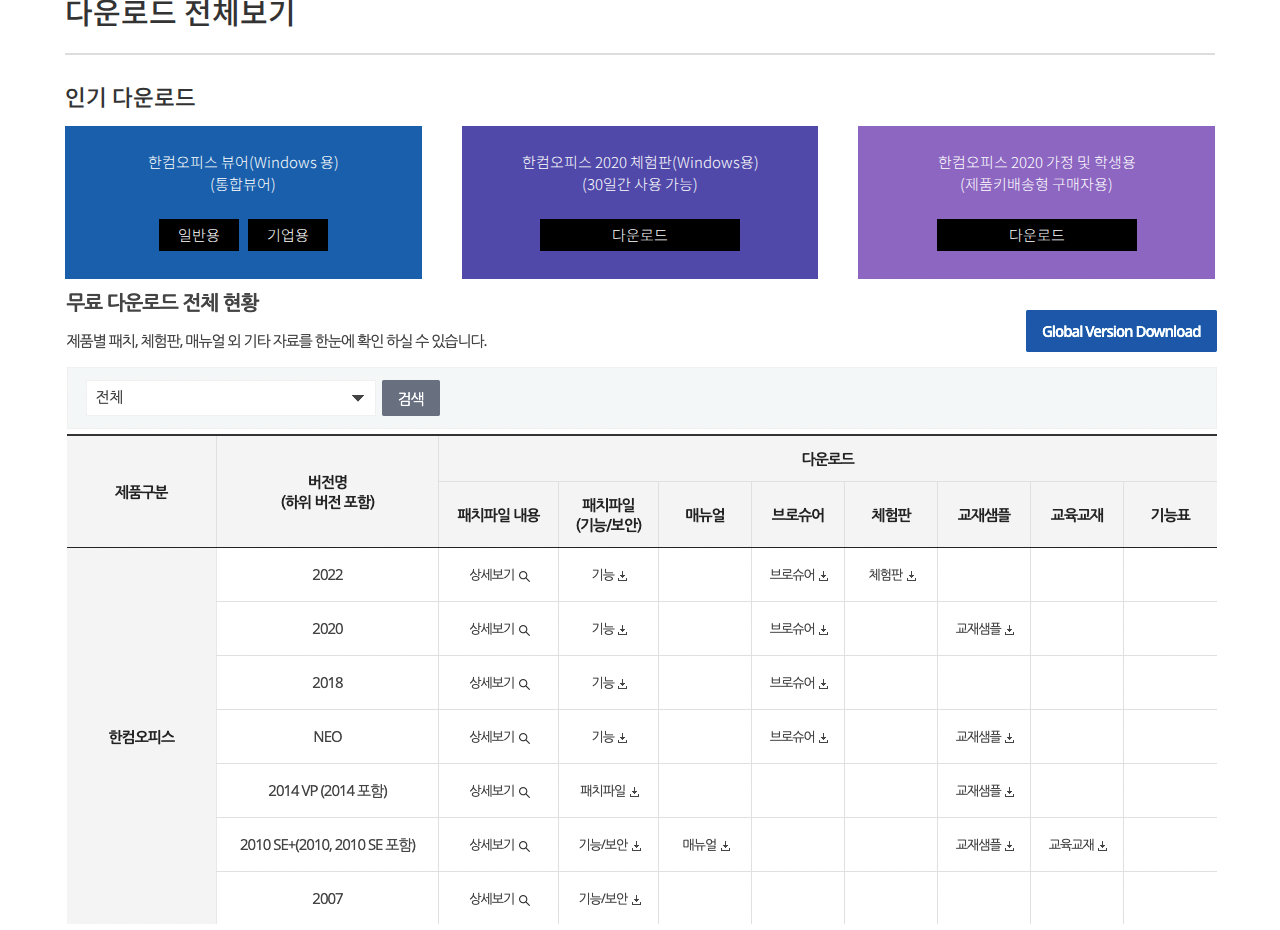
<file: jquery/index.html>
<!DOCTYPE html>
<html lang="en">

<head>
    <meta charset="UTF-8">
    <meta http-equiv="X-UA-Compatible" content="IE=edge">
    <meta name="viewport" content="width=device-width, initial-scale=1.0">
    <title>Drop Down Navigation-Jquery</title>
    <link rel="stylesheet" href="style.css">
    <script src="https://code.jquery.com/jquery-1.12.4.js" integrity="sha256-Qw82+bXyGq6MydymqBxNPYTaUXXq7c8v3CwiYwLLNXU=" crossorigin="anonymous"></script>
</head>

<body>
    <section class="program">
        <div class="inner">
            <h1>다운로드 전체보기</h1>
            <h2>인기 다운로드</h2>
            <div class="items">
                <div class="item">
                    <div class="item-list">
                        <h4>한컴오피스 뷰어(Windows 용)<br>(통합뷰어)</h4>
                        <div class="btns">
                            <a class="btn" href="#">일반용</a>
                            <a class="btn" href="#">기업용</a>
                        </div>
                    </div>
                    <div class="item-desc">
                        <p>
                            한글, 한셀, 한쇼 뿐만 아니라 MS 워드, 파워포인트, 엑셀 문서를 불러올 수 있는 한컴오피스 통합 뷰어입니다.
                        </p>
                        <ul>
                            <li>운영체제: Windows 7/8/10</li>
                            <li>웹브라우저: Internet Explorer 9.0이상</li>
                            <li>CPU: Pentium 4 이상 권장</li>
                            <li>해상도: 최적 1280x1024 최소 1024x768</li>
                        </ul>
                    </div>
                </div>
                <div class="item">
                    <div class="item-list">
                        <h4>한컴오피스 2020 체험판(Windows용)<br>(30일간 사용 가능)</h4>
                        <div class="btns">
                            <a class="btn download" href="#">다운로드</a>
                        </div>
                    </div>
                    <div class="item-desc">
                        <p>한글, 한셀, 한쇼, 한PDF, 개인정보탐색기, 한컴 사전,
                            한컴 타자연습, 한컴 문서찾기, 한OCR로 구성된 체험판입니다.</p>
                        <ul>
                            <li>PC : Windows 7 이상 / 모바일: Android 5.0 이상</li>
                            <li>웹브라우저 Internet Explorer 9이상</li>
                            <li>Intel Core 2 Duo 또는 동급 프로세서</li>
                            <li>RAM 2GB 이상권장</li>
                        </ul>
                    </div>
                </div>
                <div class="item">
                    <div class="item-list">
                        <h4>한컴오피스 2020 가정 및 학생용<br>(제품키배송형 구매자용)</h4>
                        <div class="btns">
                            <a class="btn download" href="#">다운로드</a>
                        </div>
                    </div>
                    <div class="item-desc">
                        <p>
                            본 제품은 구매하신 가정 및 학생용 (제품키배송형)에
                            포함된 제품번호로만 설치할 수 있습니다.
                        </p>
                        <ul>
                            <li>PC : Windows 7 이상 / 모바일: Android 5.0 이상</li>
                            <li>웹브라우저 Internet Explorer 9이상</li>
                            <li>Intel Core 2 Duo 또는 동급 프로세서</li>
                            <li>RAM 2GB 이상권장</li>
                        </ul>
                    </div>
                </div>
            </div>
            <div class="temp">
                <img src="/images/temp.png" alt="">
            </div>
        </div>
    </section>
    <script>
        // jquery 방식 1
        // $(".item").mouseenter(function(){
        //     $(this).children('.item-desc').show();
        // })

        // $(".item").mouseleave(function(){
        //     $(this).children('.item-desc').hide();
        // })

        // jquery 방식 2
        // $('.item').mouseenter(function(){
        //     $(this).find('.item-desc').fadeIn()
        // })

        // $('.item').mouseleave(function(){
        //     $(this).find('.item-desc').fadeOut()
        // })

        // jquery 방식 3
        $('.item').mouseenter(function(){
            $(this).find('.item-desc').slideDown()
        })

        $('.item').mouseleave(function(){
            $(this).find('.item-desc').slideUp()
        })
    </script>
</body>

</html>
</file>
<file: jquery/style.css>
@import url('https://fonts.googleapis.com/css2?family=Noto+Sans+KR:wght@300;700&family=Pacifico&display=swap');

* {
    box-sizing: border-box;
}

body {
    font-family: 'Noto Sans KR', sans-serif;
    margin: 0;
    color: #333;
    line-height: 1.5em;
    font-weight: 300;
    font-size: 15px;
}

a {
    text-decoration: none;
    color: #333;
}

/* reset CSS */
h1,
h2,
h3,
h4,
h5,
h6 {
    font-weight: 500;
    margin-top: 0;
}

/* drop down Navigation */
.program {
    display: flex;
    justify-content: center;
    /* align-items: center;
    height: 100vh; */
}

.program .inner {
    width: 1150px;
    /* margin: auto; */
}

.program .inner h1 {
    border-bottom: 2px solid #ddd;
    padding-bottom: 30px;
    margin-bottom: 30px;
}

.items {
    display: flex;
    gap: 40px;
}

.item {
    flex: 1;
}

.item-list {
    text-align: center;
    color: #fff;
    padding: 25px;
}

.item:nth-child(1) .item-list {
    background: #195fab;
}

.item:nth-child(2) .item-list {
    background: #5049a9;
}

.item:nth-child(3) .item-list {
    background: #8c66c1;
}

.item-list h4 {
    font-weight: 300;
}

.btns {}

.btn {
    background: #000;
    color: #fff;
    padding: 5px;
    margin: 3px;
    width: 80px;
    display: inline-block;
}

.btn.download {
    width: 200px;
}

.item-desc {
    border: 3px solid #000;
    padding: 5px 15px;
    font-size: 14px;
}

.item-list p {
    text-align: center;
}

.item:nth-child(1) .item-desc {
    border: 3px solid #195fab;
}

.item:nth-child(2) .item-desc {
    border: 3px solid #5049a9;
}

.item:nth-child(3) .item-desc {
    border: 3px solid #8c66c1;
}

.item-desc ul {
    list-style: none;
    margin: 0;
    padding: 0;
    margin-bottom: 15px;
    background: #eee;
    padding: 5px;
}

.item-desc ul li:before {
    content: "-";
    margin-right: 5px;
}


/* jquery 방식 */
/* .item-desc {
    display: none;
} */

/* 아래 내용 밀어내지 않고 붕 떠서 나오게 하기 위한 필수!!! */
.item {
    position: relative;
}

.item-desc {
    display: none;
    position: absolute;
    background: #fff;
}
</file>
